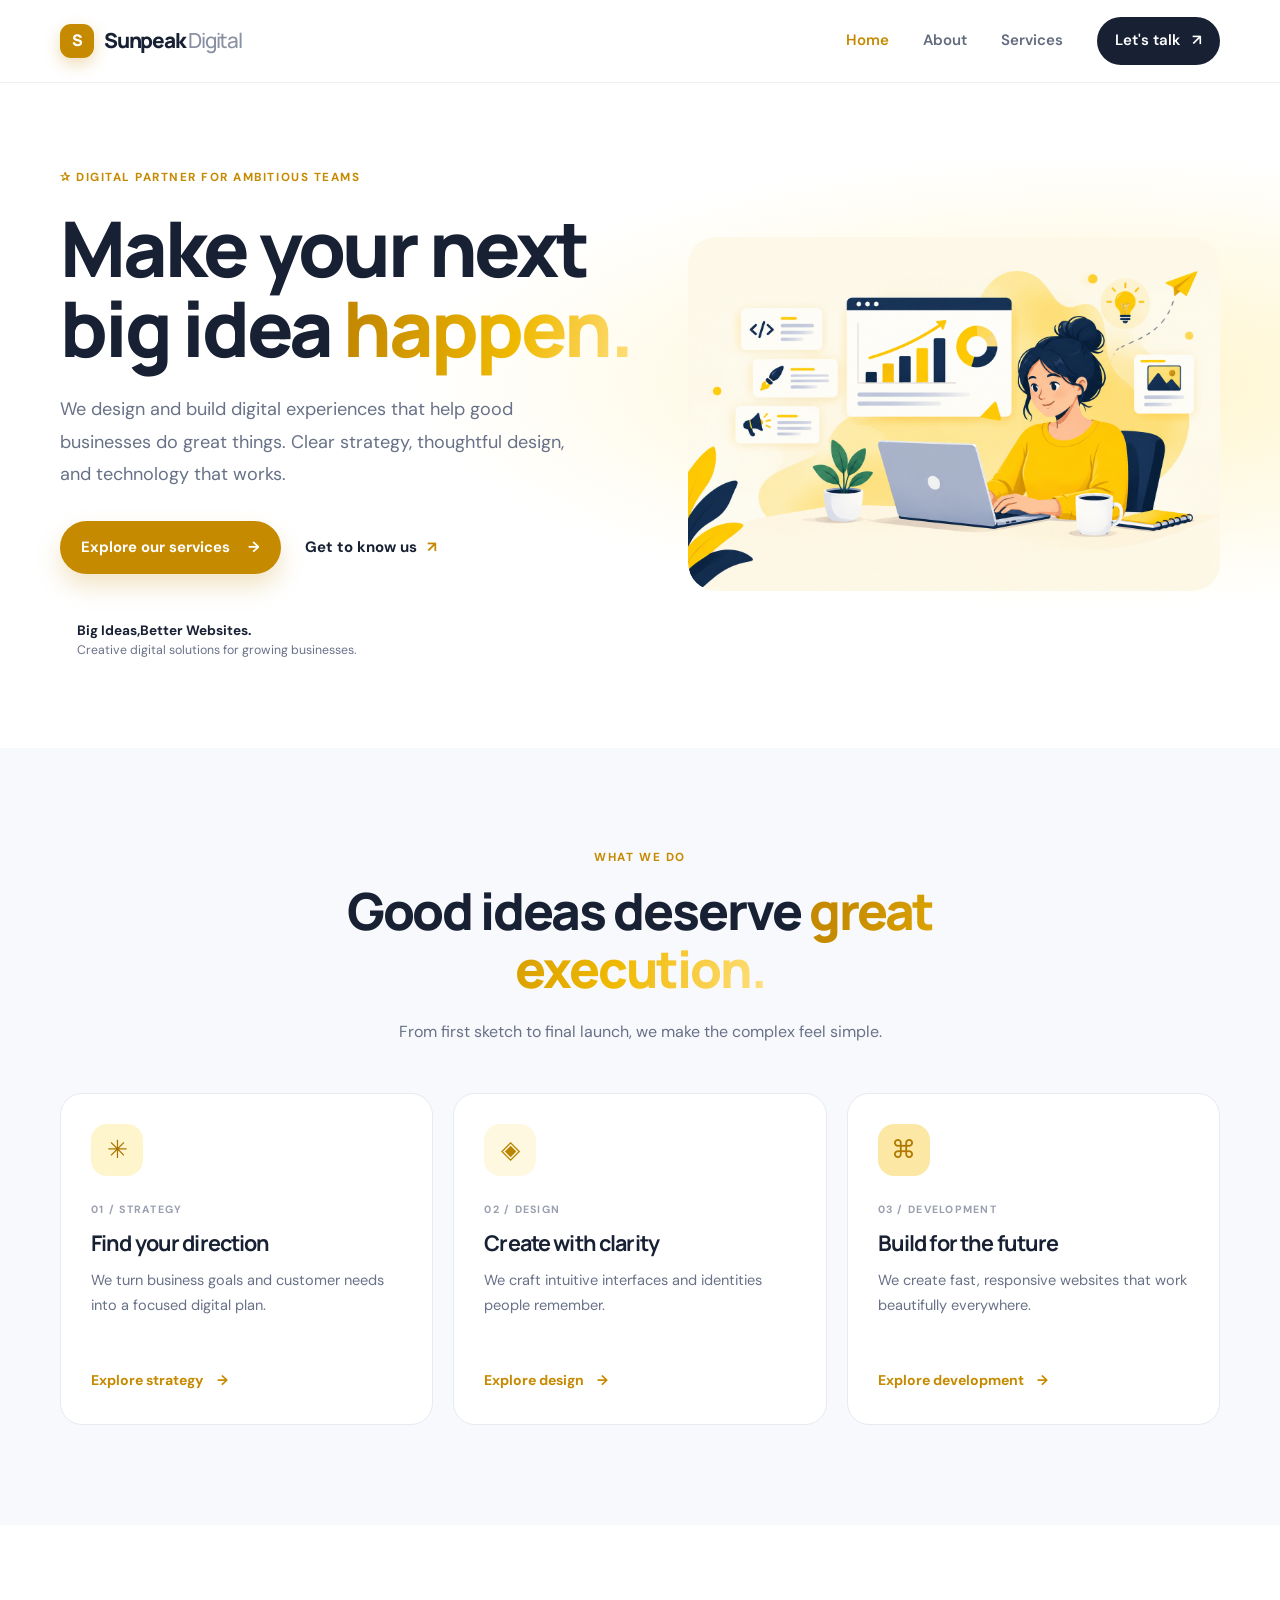
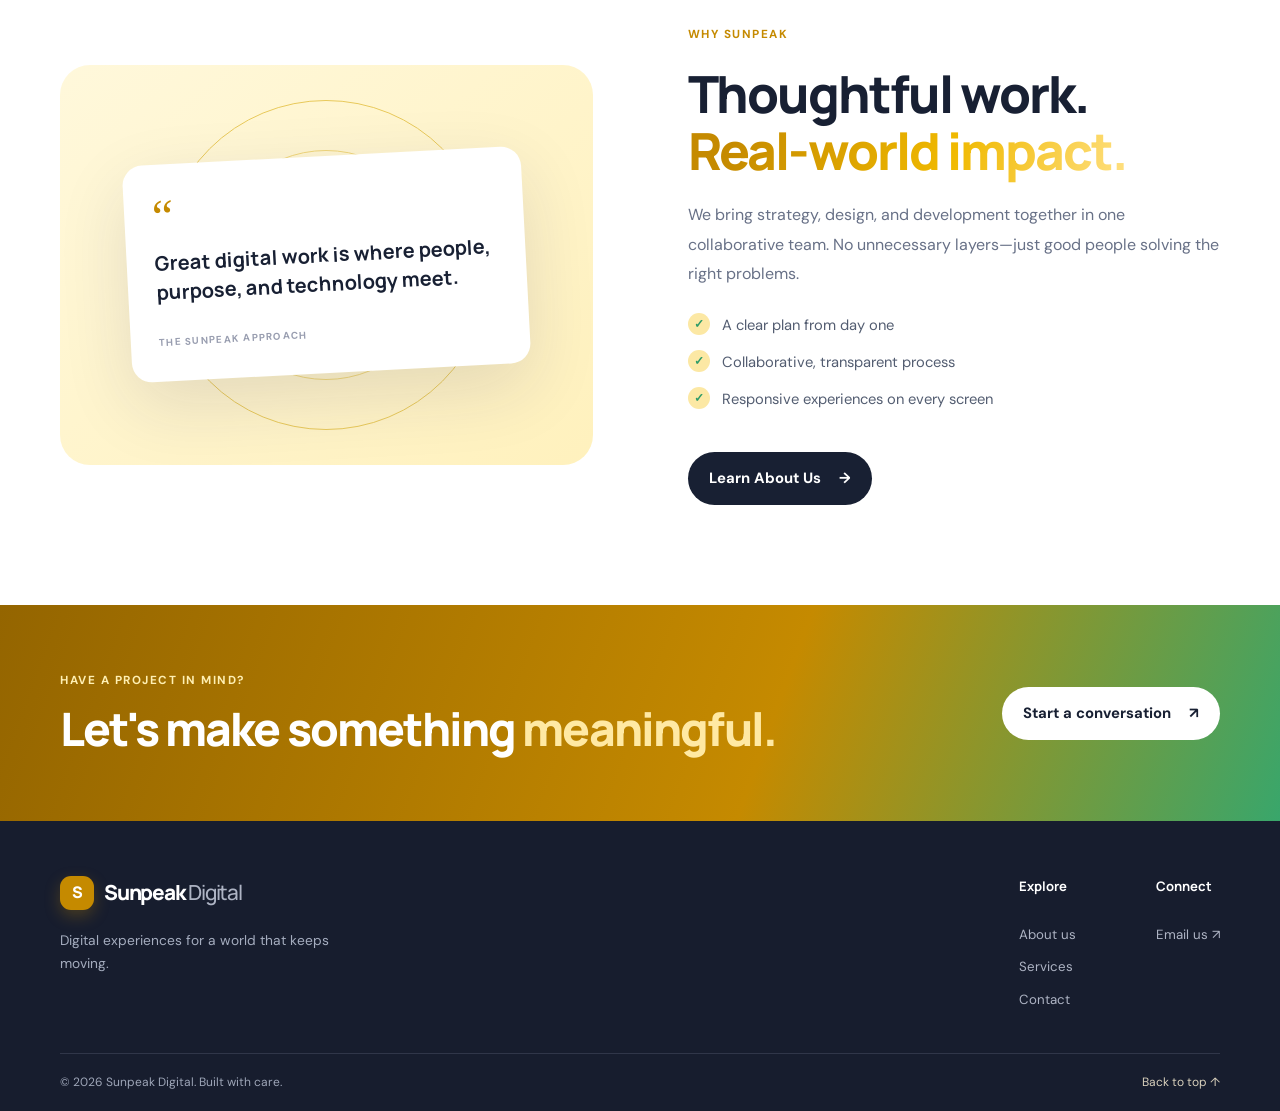
<file: index.html>
<!DOCTYPE html>
<html lang="en">
<head>
  <meta charset="UTF-8">
  <meta name="viewport" content="width=device-width, initial-scale=1.0">
  <meta name="description" content="Sunpeak Digital helps businesses grow with thoughtful web design, development, and digital strategy.">
  <title>Home | Sunpeak Digital</title>
  <link rel="preconnect" href="https://fonts.googleapis.com">
  <link rel="preconnect" href="https://fonts.gstatic.com" crossorigin>
  <link href="https://fonts.googleapis.com/css2?family=DM+Sans:wght@400;500;600;700&family=Manrope:wght@400;500;600;700;800&display=swap" rel="stylesheet">
  <link rel="stylesheet" href="styles.css">
  <script src="script.js" defer></script>
  <link rel="icon" type="image/png" href="favicon.png">
</head>
<body>
  <a class="skip-link" href="#main">Skip to content</a>
  <header class="site-header">
    <div class="container nav-wrap">
      <a class="brand" href="./index.html" aria-label="Sunpeak Digital home"><span class="brand-mark">S</span><span>Sunpeak<span class="brand-light">Digital</span></span></a>
      <button class="menu-toggle" aria-label="Open navigation menu" aria-expanded="false" aria-controls="primary-nav"><span></span><span></span><span></span></button>
      <nav class="primary-nav" id="primary-nav" aria-label="Main navigation">
        <a class="active" aria-current="page" href="./index.html">Home</a><a href="./about.html">About</a><a href="./services.html">Services</a><a class="nav-cta" href="./contact.html">Let's talk <span aria-hidden="true">↗</span></a>
      </nav>
    </div>
  </header>
  <main id="main">
    <section class="hero">
      <div class="container hero-grid">
        <div class="hero-copy">
          <p class="eyebrow">✰ DIGITAL PARTNER FOR AMBITIOUS TEAMS</p>
          <h1>Make your next big idea <span class="gradient-text">happen.</span></h1>
          <p class="hero-text">We design and build digital experiences that help good businesses do great things. Clear strategy, thoughtful design, and technology that works.</p>
          <div class="hero-actions"><a class="button button-primary" href="./services.html">Explore our services <span aria-hidden="true">→</span></a><a class="text-link" href="./about.html">Get to know us <span aria-hidden="true">↗</span></a></div>
          <div class="hero-proof"><div class="avatar-stack" aria-hidden="true"></div><p><strong>Big Ideas,Better Websites.</strong><br><span>Creative digital solutions for growing businesses.</span></p></div>
        </div>
       <div class="hero-art hero-art-image">
          <img src="sunpeak-business-illustration.png" alt="Digital designer working on a laptop with business analytics and creative service illustrations" width="1536" height="1024">
        </div>
      </div>
    </section>
    <section class="section section-soft"><div class="container"><div class="section-heading"><p class="eyebrow">WHAT WE DO</p><h2>Good ideas deserve <span class="gradient-text">great execution.</span></h2><p>From first sketch to final launch, we make
       the complex feel simple.</p></div>
      <div class="service-grid">
        <article class="service-card"><div class="service-icon icon-purple">✳</div><p class="card-number">01 / STRATEGY</p><h3>Find your direction</h3><p>We turn business goals and customer needs into a focused digital plan.</p><a class="card-link"
           href="./services.html">Explore strategy <span>→</span></a></article>
        <article class="service-card"><div class="service-icon icon-blue">◈</div><p class="card-number">02 / DESIGN</p><h3>Create with clarity</h3><p>We craft intuitive interfaces and identities people remember.</p><a class="card-link"
           href="./services.html">Explore design <span>→</span></a></article>
        <article class="service-card"><div class="service-icon icon-green">⌘</div><p class="card-number">03 / DEVELOPMENT</p><h3>Build for the future</h3><p>We create fast, responsive websites that work beautifully everywhere.</p><a class="card-link"
           href="./services.html">Explore development <span>→</span></a></article>
      </div>
    </div></section>
    <section class="section"><div class="container split-section"><div class="split-visual"><div class="visual-circle circle-large"></div><div class="visual-circle circle-small"></div><div class="visual-quote"><span>“</span>
      <p>Great digital work is where people, purpose, and technology meet.</p><small>THE SUNPEAK APPROACH</small></div></div><div class="split-copy"><p class="eyebrow">WHY SUNPEAK</p><h2>Thoughtful work.<br>
        <span class="gradient-text">Real-world impact.</span></h2><p>We bring strategy, design, and development together in one collaborative team. No unnecessary layers—just good people solving the right problems.</p>
        <ul class="check-list"><li><span>✓</span> A clear plan from day one</li><li><span>✓</span> Collaborative, transparent process</li><li><span>✓</span> Responsive experiences on every screen</li></ul><a class="button button-dark"
         href="./about.html">Learn About Us<span>→</span></a></div></div></section>
    <section class="cta-section"><div class="container cta-inner"><div><p class="eyebrow">HAVE A PROJECT IN MIND?</p><h2>Let's make something <span>meaningful.</span></h2></div><a class="button button-light"
       href="./contact.html">Start a conversation <span>↗</span></a></div></section>
  </main>
  <footer class="site-footer"><div class="container footer-main"><div><a class="brand brand-footer" href="./index.html"><span class="brand-mark">S</span><span>Sunpeak<span class="brand-light">Digital</span></span></a>
    <p class="footer-tagline">Digital experiences for a world that keeps moving.</p></div><div class="footer-links"><div><h4>Explore</h4><a href="./about.html">About us</a><a href="./services.html">Services</a><a href="./contact.html">Contact</a>
    </div><div><h4>Connect</h4><a href="karandeepkaur318@gmail.com">Email us ↗</a></div></div></div><div class="container footer-bottom"><span>© <span class="current-year">2026</span> Sunpeak Digital. Built with care.</span>
      <a href="#main">Back to top ↑</a></div></footer>
</body>
</html>
</file>
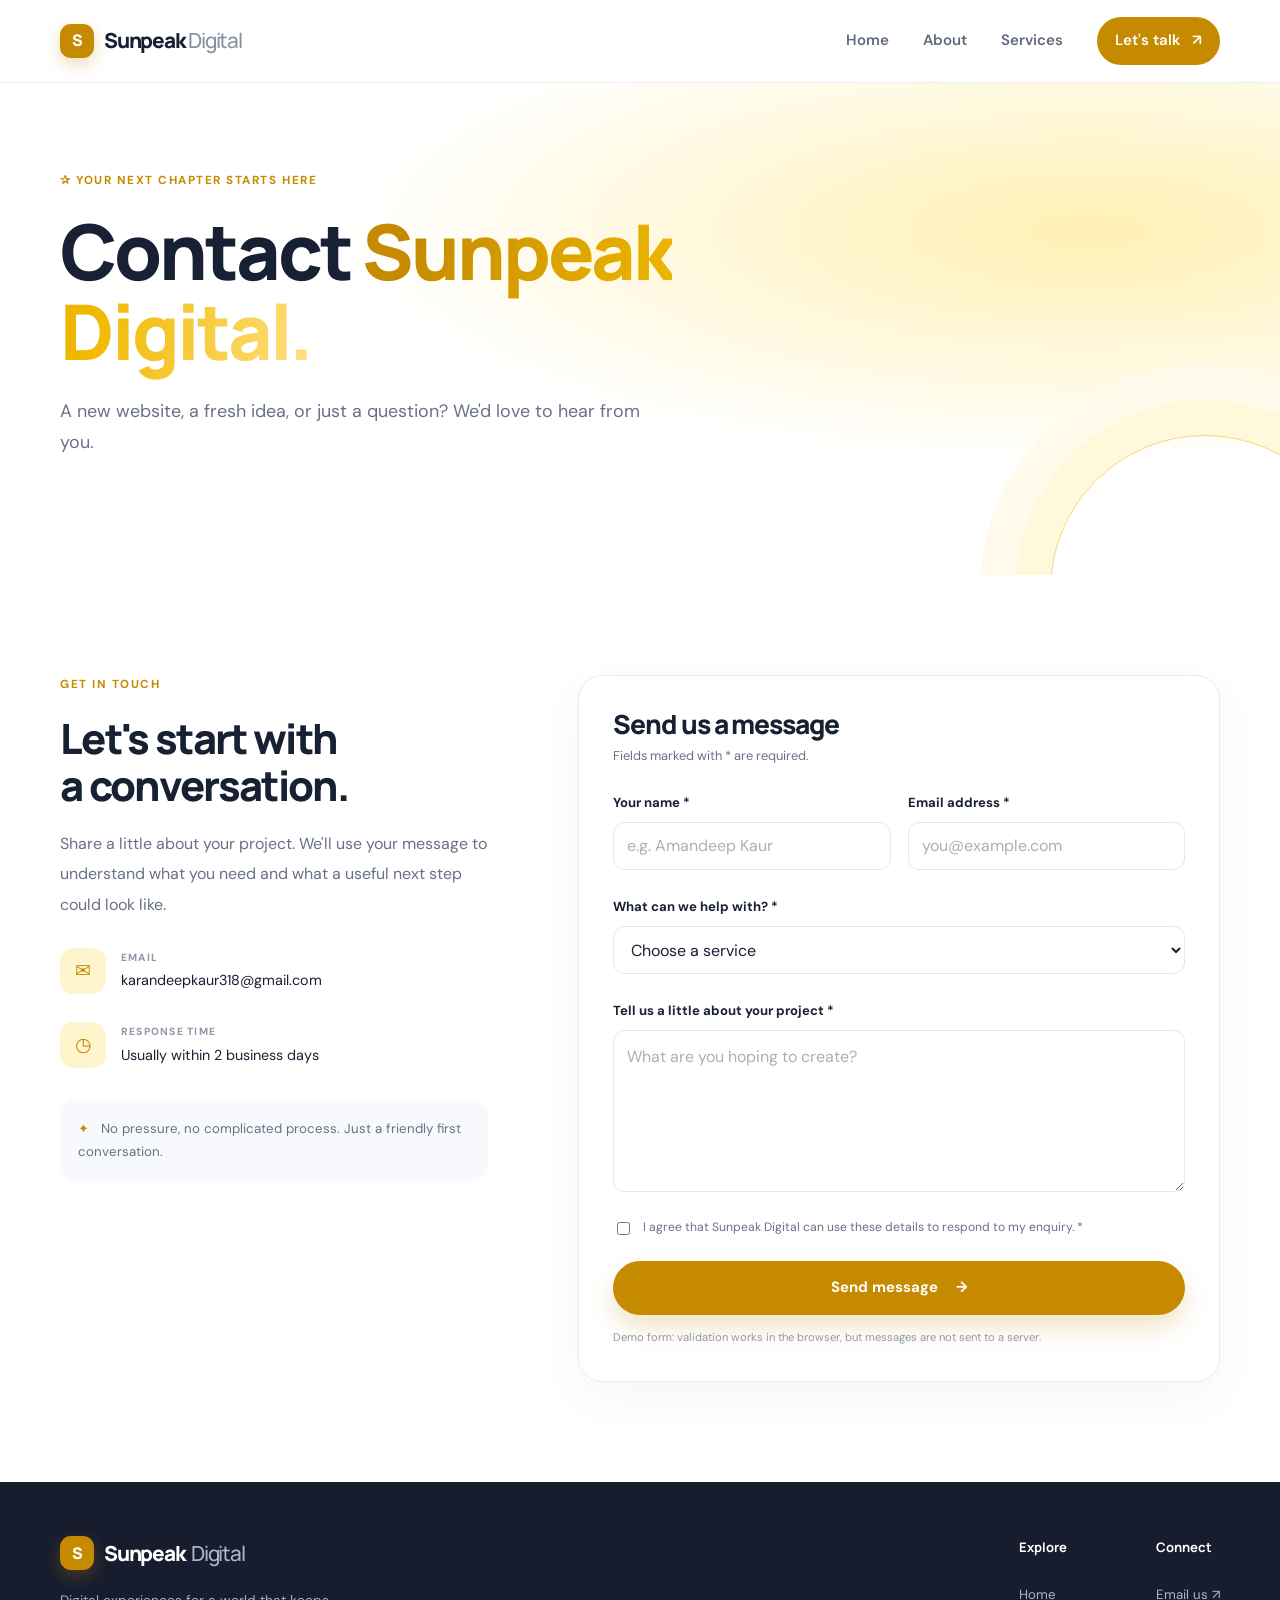
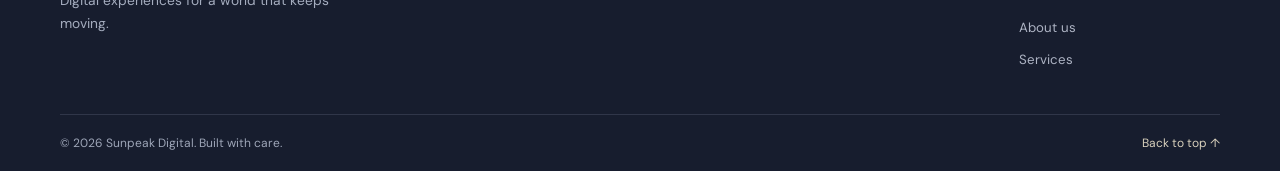
<file: contact.html>
<!DOCTYPE html>
<html lang="en">
<head><meta charset="UTF-8"><meta name="viewport" content="width=device-width, initial-scale=1.0">
    <meta name="description" content="Get in touch with Sunpeak Digital to talk about your next project.">
    <title>Contact | Sunpeak Digital</title><link rel="preconnect" href="https://fonts.googleapis.com">
    <link rel="preconnect" href="https://fonts.gstatic.com" crossorigin><link href="https://fonts.googleapis.com/css2?family=DM+Sans:wght@400;500;600;700&family=Manrope:wght@400;500;600;700;800&display=swap" rel="stylesheet">
    <link rel="stylesheet" href="styles.css"><script src="script.js" defer></script>
    <link rel="icon" type="image/png" href="favicon.png">
</head>
<body>
    <a class="skip-link" href="#main">Skip to content</a><header class="site-header"><div class="container nav-wrap">
        <a class="brand" href="./index.html"><span class="brand-mark">S</span><span>Sunpeak<span class="brand-light">Digital</span></span></a>
        <button class="menu-toggle" aria-label="Open navigation menu" aria-expanded="false" aria-controls="primary-nav"><span></span><span></span><span></span></button>
        <nav class="primary-nav" id="primary-nav" aria-label="Main navigation"><a href="./index.html">Home</a><a href="./about.html">About</a><a href="./services.html">Services</a>
            <a class="nav-cta active" aria-current="page" href="./contact.html">Let's talk <span>↗</span></a></nav></div></header>
<main id="main"><section class="page-hero contact-hero"><div class="container page-hero-inner"><p class="eyebrow">✰ YOUR NEXT CHAPTER STARTS HERE</p>
    <h1>Contact <span class="gradient-text">Sunpeak Digital.</span></h1><p>A new website, a fresh idea, or just a question? We'd love to hear from you.</p></div><div class="page-hero-shape"></div></section>
<section class="section"><div class="container contact-layout"><div class="contact-info"><p class="eyebrow">GET IN TOUCH</p>
    <h2>Let's start with<br>a conversation.</h2><p>Share a little about your project. We'll use your message to understand what you need and what a useful next step could look like.</p>
    <div class="contact-method"><span class="contact-method-icon">✉</span><div><small>EMAIL</small><a href="karandeepkaur318@gmail.com">karandeepkaur318@gmail.com</a></div></div>
    <div class="contact-method"><span class="contact-method-icon">◷</span><div><small>RESPONSE TIME</small><p>Usually within 2 business days</p></div></div>
    <div class="contact-note"><span>✦</span> No pressure, no complicated process. Just a friendly first conversation.</div></div>
<form class="contact-form" id="contact-form" novalidate><div class="form-heading"><h2>Send us a message</h2>
    <p>Fields marked with * are required.</p></div><div class="form-row"><div class="form-field">
        <label for="name">Your name *</label><input id="name" name="name" type="text" placeholder="e.g. Amandeep Kaur" required minlength="2" autocomplete="name">
        <small class="field-error" id="name-error"></small></div><div class="form-field"><label for="email">Email address *</label>
            <input id="email" name="email" type="email" placeholder="you@example.com" required autocomplete="email">
            <small class="field-error" id="email-error"></small></div></div><div class="form-field"><label for="service">What can we help with? *</label>
                <select id="service" name="service" required><option value="">Choose a service</option><option>Website design</option><option>Web development</option><option>Digital strategy</option>
                    <option>Something else</option></select><small class="field-error" id="service-error"></small></div><div class="form-field"><label for="message">Tell us a little about your project *</label>
                        <textarea id="message" name="message" rows="5" placeholder="What are you hoping to create?" required minlength="10"></textarea><small class="field-error" id="message-error"></small></div>
                        <label class="checkbox-field"><input type="checkbox" id="consent" required><span>I agree that Sunpeak Digital can use these details to respond to my enquiry. *</span></label>
                        <small class="field-error" id="consent-error"></small><button class="button button-primary form-submit" type="submit">Send message <span>→</span></button><p class="form-status" id="form-status" role="status" aria-live="polite"></p>
                        <p class="form-disclaimer">Demo form: validation works in the browser, but messages are not sent to a server.</p></form></div></section></main>
<footer class="site-footer"><div class="container footer-main"><div><a class="brand brand-footer" href="./index.html"><span class="brand-mark">S</span><span>Sunpeak
    <span class="brand-light">Digital</span></span></a><p class="footer-tagline">Digital experiences for a world that keeps moving.</p></div><div class="footer-links"><div>
        <h4>Explore</h4><a href="./index.html">Home</a><a href="./about.html">About us</a><a href="./services.html">Services</a></div><div><h4>Connect</h4>
            <a href="karandeepkaur318@gmail.com">Email us ↗</a></div></div></div><div class="container footer-bottom"><span>© <span class="current-year">2026</span> Sunpeak Digital. Built with care.</span>
                <a href="#main">Back to top ↑</a></div></footer></body></html>
</file>
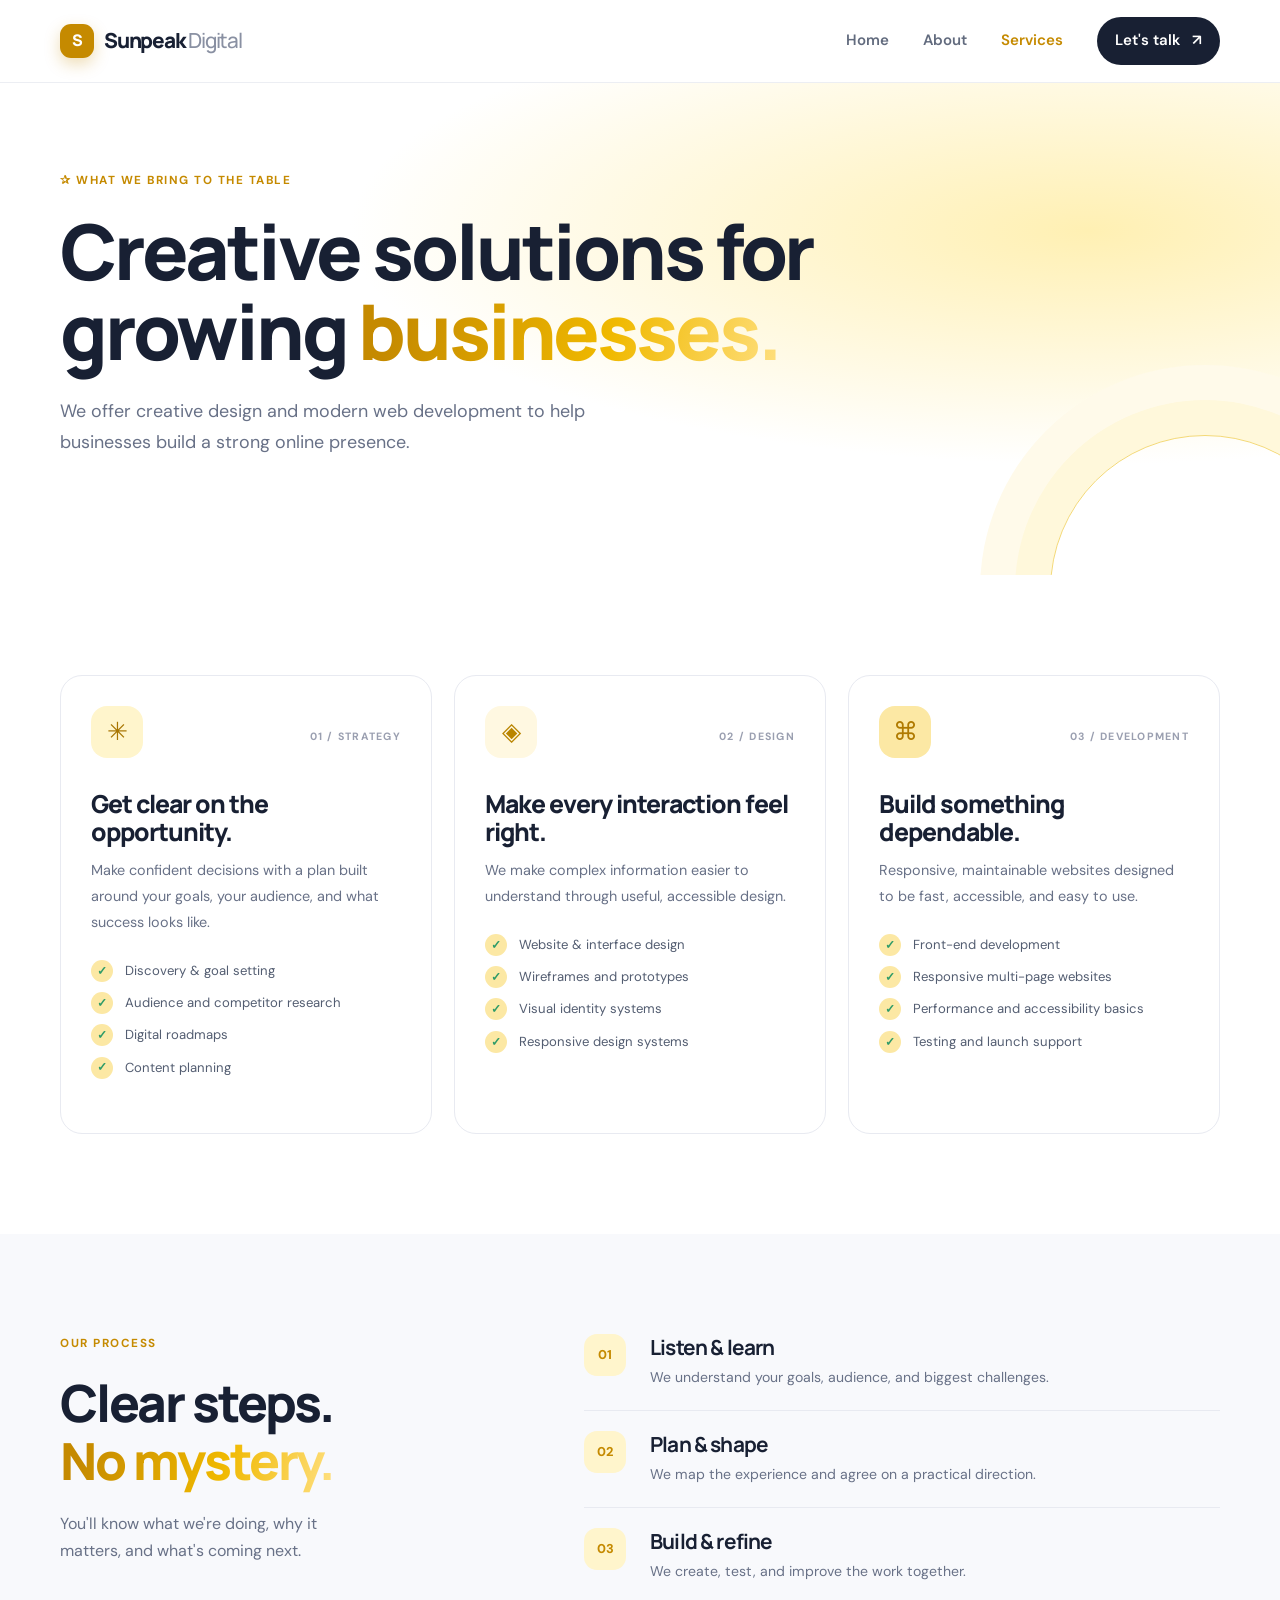
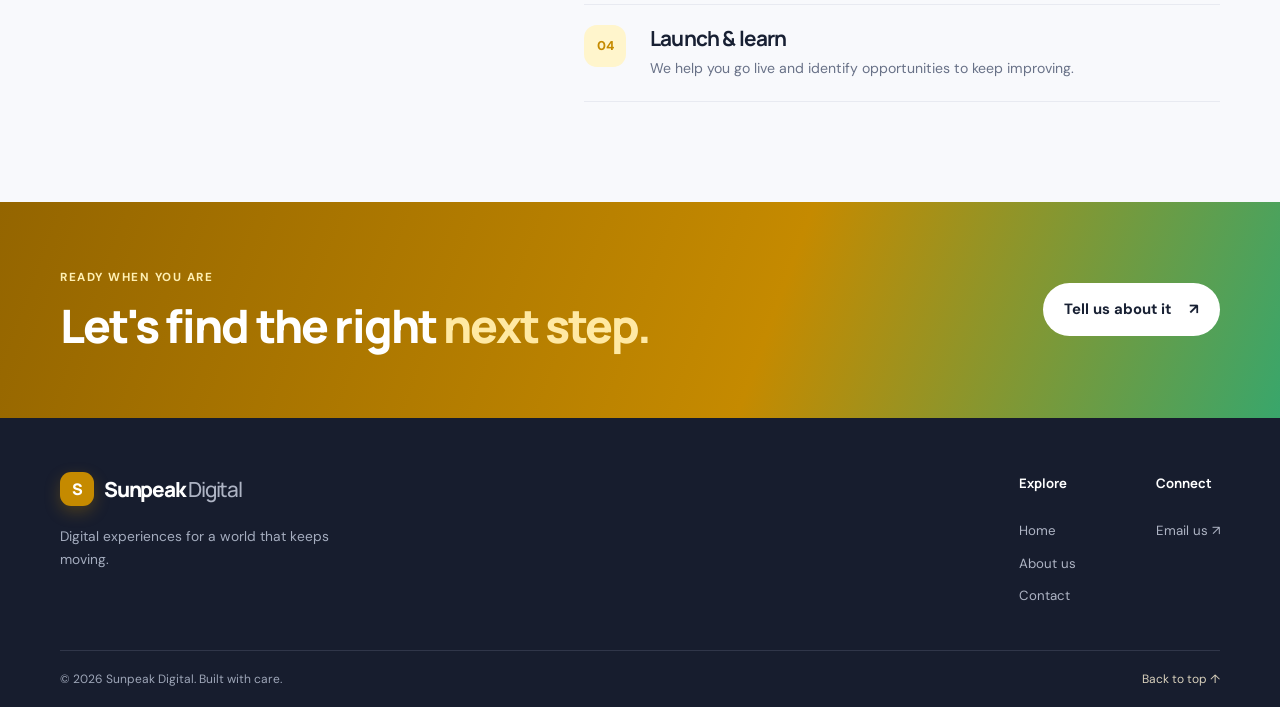
<file: services.html>
<!DOCTYPE html>
<html lang="en">
<head>
    <meta charset="UTF-8"><meta name="viewport" content="width=device-width, initial-scale=1.0"><meta name="description" content="Explore Sunpeak Digital's strategy, design, and development services.">
    <title>Services | Sunpeak Digital</title><link rel="preconnect" href="https://fonts.googleapis.com"><link rel="preconnect" href="https://fonts.gstatic.com" crossorigin>
    <link href="https://fonts.googleapis.com/css2?family=DM+Sans:wght@400;500;600;700&family=Manrope:wght@400;500;600;700;800&display=swap" rel="stylesheet">
    <link rel="stylesheet" href="styles.css"><script src="script.js" defer></script>
    <link rel="icon" type="image/png" href="favicon.png">
</head>
<body><a class="skip-link" href="#main">Skip to content</a><header class="site-header"><div class="container nav-wrap"><a class="brand" href="./index.html">
    <span class="brand-mark">S</span><span>Sunpeak<span class="brand-light">Digital</span></span></a><button class="menu-toggle"
     aria-label="Open navigation menu" aria-expanded="false" aria-controls="primary-nav"><span></span><span></span><span></span></button>
     <nav class="primary-nav" id="primary-nav" aria-label="Main navigation"><a href="./index.html">Home</a><a href="./about.html">About</a>
        <a class="active" aria-current="page" href="./services.html">Services</a><a class="nav-cta" href="./contact.html">Let's talk <span>↗</span></a></nav></div></header>
<main id="main"><section class="page-hero"><div class="container page-hero-inner"><p class="eyebrow">✰ WHAT WE BRING TO THE TABLE</p><h1>Creative solutions for<br>growing
    <span class="gradient-text"> businesses.</span></h1><p>We offer creative design and modern web development to help businesses build a strong online presence.</p></div><div class="page-hero-shape"></div></section>
<section class="section"><div class="container"><div class="service-detail-grid"><article class="service-detail"><div class="detail-top"><span class="service-icon icon-purple">✳</span>
    <span class="card-number">01 / STRATEGY</span></div><h2>Get clear on the opportunity.</h2><p>Make confident decisions with a plan built
         around your goals, your audience, and what success looks like.</p><ul class="check-list"><li><span>✓</span> Discovery &amp; goal setting</li><li><span>✓</span>
             Audience and competitor research</li><li><span>✓</span> Digital roadmaps</li><li><span>✓</span> Content planning</li></ul></article><article class="service-detail"><div class="detail-top">
                <span class="service-icon icon-blue">◈</span><span class="card-number">02 / DESIGN</span></div><h2>Make every interaction feel right.</h2><p>We make complex 
                    information easier to understand through useful, accessible design.</p><ul class="check-list"><li><span>✓</span> Website &amp; interface design</li><li><span>✓</span>
                         Wireframes and prototypes</li><li><span>✓</span> Visual identity systems</li><li><span>✓</span> Responsive design systems</li></ul></article>
                         <article class="service-detail"><div class="detail-top"><span class="service-icon icon-green">⌘</span><span class="card-number">03 / DEVELOPMENT</span></div><h2>Build something dependable.</h2>
                            <p>Responsive, maintainable websites designed to be fast, accessible, and easy to use.</p><ul class="check-list"><li><span>✓</span> Front-end development</li><li><span>✓</span>
                                 Responsive multi-page websites</li><li><span>✓</span> Performance and accessibility basics</li><li><span>✓</span> Testing and launch support</li></ul></article></div></div></section>
<section class="section section-soft"><div class="container process-layout"><div><p class="eyebrow">OUR PROCESS</p><h2>Clear steps.<br><span class="gradient-text">No mystery.</span></h2>
    <p>You'll know what we're doing, why it matters, and what's coming next.</p></div><div class="process-list"><article><span>01</span><div><h3>Listen &amp; learn</h3><p>We understand your goals,
         audience, and biggest challenges.</p></div></article><article><span>02</span><div><h3>Plan &amp; shape</h3><p>We map the experience and agree on a practical direction.</p>
        </div></article><article><span>03</span><div><h3>Build &amp; refine</h3><p>We create, test, and improve the work together.</p></div></article><article><span>04</span><div><h3>Launch &amp; learn</h3>
            <p>We help you go live and identify opportunities to keep improving.</p></div></article></div></div></section>
<section class="cta-section"><div class="container cta-inner"><div><p class="eyebrow">READY WHEN YOU ARE</p><h2>Let's find the right
     <span>next step.</span></h2></div><a class="button button-light" href="./contact.html">Tell us about it <span>↗</span></a></div></section></main>
<footer class="site-footer"><div class="container footer-main"><div><a class="brand brand-footer" href="./index.html">
    <span class="brand-mark">S</span><span>Sunpeak<span class="brand-light">Digital</span></span></a><p class="footer-tagline">Digital experiences for a world that keeps moving.</p>
</div><div class="footer-links"><div><h4>Explore</h4><a href="./index.html">Home</a><a href="./about.html">About us</a><a href="./contact.html">Contact</a></div><div><h4>Connect</h4>
    <a href="karandeepkaur318@gmail.com">Email us ↗</a></div></div></div><div class="container footer-bottom"><span>© <span class="current-year">2026</span> Sunpeak Digital. Built with care.</span>
        <a href="#main">Back to top ↑</a></div></footer></body></html>
</file>
<file: styles.css>
/* Sunpeak Digital — responsive company website assignment */
:root{--ink:#182033;--muted:#687187;--purple:#C58A00;--purple-dark:#946500;--lavender:#FFF5CC;--blue:#FFF8E1;--green:#FCE8A4;--line:#e8eaf1;--soft:#f8f9fc;--white:#fff;--radius:22px;--shadow:0 24px 70px rgba(34,30,80,.12)}
*{box-sizing:border-box}html{scroll-behavior:smooth}body{margin:0;color:var(--ink);font-family:"DM Sans",sans-serif;font-size:16px;line-height:1.7;background:var(--white)}body.menu-open{overflow:hidden}h1,h2,h3,h4,p{margin-top:0}h1,h2,h3,h4,.brand{font-family:"Manrope",sans-serif;letter-spacing:-.04em}h1{font-size:clamp(2.8rem,6vw,5.4rem);line-height:1.05;font-weight:800;margin-bottom:24px}h2{font-size:clamp(2rem,4vw,3.35rem);line-height:1.13;font-weight:800;margin-bottom:20px}h3{font-size:1.3rem;line-height:1.3;margin-bottom:12px}p{color:var(--muted)}a{color:inherit;text-decoration:none}button,input,select,textarea{font:inherit}.container{width:min(1160px,calc(100% - 48px));margin-inline:auto}.skip-link{position:absolute;top:-60px;left:20px;background:var(--ink);color:#fff;padding:10px 16px;z-index:100}.skip-link:focus{top:12px}.site-header{position:sticky;top:0;z-index:50;background:rgba(255,255,255,.92);backdrop-filter:blur(18px);border-bottom:1px solid rgba(232,234,241,.8)}.nav-wrap{height:82px;display:flex;align-items:center;justify-content:space-between}.brand{display:inline-flex;align-items:center;gap:10px;font-weight:800;font-size:1.3rem;letter-spacing:-.06em}.brand-mark{display:grid;place-items:center;width:34px;height:34px;background:var(--purple);color:white;border-radius:11px;font-size:1rem;box-shadow:0 6px 16px #C58A004a}.brand-light{font-weight:500;color:#8990a2;margin-left:4px}.primary-nav{display:flex;align-items:center;gap:34px}.primary-nav>a{font-size:.94rem;color:#626b7e;font-weight:600;transition:color .2s}.primary-nav>a:hover,.primary-nav>a.active{color:var(--purple)}.primary-nav .nav-cta{background:var(--ink);color:white;padding:11px 18px;border-radius:100px}.primary-nav .nav-cta:hover,.primary-nav .nav-cta.active{background:var(--purple);color:#fff}.nav-cta span{margin-left:8px}.menu-toggle{display:none;border:0;background:transparent;padding:8px;cursor:pointer}.menu-toggle span{display:block;width:24px;height:2px;background:var(--ink);margin:5px;border-radius:4px}.hero{padding:85px 0 88px;overflow:hidden;background:radial-gradient(ellipse at 85% 45%,#FFF5CC 0%,#fff 44%)}.hero-grid{display:grid;grid-template-columns:1.04fr .96fr;align-items:center;gap:52px}.eyebrow{font-size:.73rem;letter-spacing:.13em;font-weight:700;color:var(--purple);margin-bottom:20px}.eyebrow-dot{display:inline-block;width:7px;height:7px;border-radius:50%;background:#D99A00;margin-right:8px;vertical-align:middle}.gradient-text{background:linear-gradient(105deg,#C58A00 10%,#F0B900 60%,#FFE082);-webkit-background-clip:text;background-clip:text;color:transparent}.hero-text{font-size:1.13rem;max-width:530px;line-height:1.8;margin-bottom:30px}.hero-actions{display:flex;align-items:center;gap:24px;flex-wrap:wrap}.button{display:inline-flex;align-items:center;justify-content:center;gap:18px;border:0;border-radius:100px;padding:14px 21px;font-weight:700;font-size:.93rem;transition:transform .2s,box-shadow .2s,background .2s;cursor:pointer}.button:hover{transform:translateY(-2px)}.button-primary{background:var(--purple);color:#fff;box-shadow:0 12px 24px #C58A003b}.button-primary:hover{background:var(--purple-dark);box-shadow:0 16px 30px #C58A0050}.button-dark{background:var(--ink);color:#fff;margin-top:16px}.button-light{background:white;color:var(--ink)}.text-link{font-weight:700;font-size:.94rem}.text-link span{color:var(--purple);margin-left:6px}.hero-proof{display:flex;align-items:center;gap:14px;margin-top:46px}.avatar-stack{display:flex;padding-left:3px}.avatar-stack span{display:grid;place-items:center;width:35px;height:35px;border-radius:50%;margin-left:-4px;border:2px solid white;background:#FFF0B3;color:#167744;font-size:.65rem;font-weight:800}.avatar-stack span:nth-child(2){background:#FFE9A3;color:#936600}.avatar-stack span:nth-child(3){background:#FFF3C4;color:#946500}.hero-proof p{font-size:.77rem;line-height:1.55;margin:0}.hero-proof strong{color:var(--ink);font-size:.85rem}.hero-art{position:relative;min-height:470px;display:grid;place-items:center}.art-orbit{position:absolute;border:1px solid #E8C95B;border-radius:50%;transform:rotate(-28deg)}.orbit-one{width:450px;height:310px}.orbit-two{width:370px;height:420px;transform:rotate(38deg);border-color:#F3DE91}.card-main{width:min(370px,80%);background:#fff;border:1px solid #F7E8B3;border-radius:24px;box-shadow:var(--shadow);padding:22px;position:relative;z-index:2;transform:rotate(-3deg)}.mini-window{display:flex;gap:5px;padding-bottom:22px;border-bottom:1px solid #F7E8B3}.mini-window i{width:7px;height:7px;border-radius:50%;background:#F9E8A3}.mini-window i:nth-child(2){background:#FFEAA6}.mini-window i:nth-child(3){background:#FFE18A}.chart-label{font-size:.77rem;color:#81879a;margin-top:21px}.chart-number{font-family:"Manrope";font-weight:800;font-size:2.5rem;letter-spacing:-.06em}.chart-number span{color:#C58A00;font-size:1.1rem;vertical-align:middle}.chart-bars{height:118px;display:flex;align-items:end;gap:11px;padding:10px 4px 0;border-bottom:1px solid #EEE7D2}.chart-bars b{display:block;flex:1;border-radius:6px 6px 0 0;background:linear-gradient(180deg,#F5C842,#C58A00)}.chart-bars b:nth-child(2n){background:linear-gradient(180deg,#FFD86B,#C58A00)}.chart-foot{display:flex;justify-content:space-between;color:#9197a7;font-size:.65rem;padding-top:12px}.floating-note{position:absolute;z-index:3;display:flex;align-items:center;gap:11px;background:white;padding:13px 17px;border:1px solid #F7E8B3;border-radius:15px;box-shadow:0 12px 35px #352a6715}.floating-note strong,.floating-note small{display:block}.floating-note strong{font-size:.75rem}.floating-note small{font-size:.65rem;color:#9298a8}.note-top{top:65px;right:-3px}.note-bottom{bottom:57px;left:-8px}.note-icon{display:grid;place-items:center;width:36px;height:36px;background:var(--lavender);color:var(--purple);border-radius:11px;font-size:1.1rem}.note-green{background:var(--green);color:#A36F00}.art-spark{position:absolute;color:#D99A00;font-size:2rem}.spark-one{top:45px;left:34px}.spark-two{bottom:45px;right:30px;color:#F2CE5B}.trust-strip{border-block:1px solid var(--line);padding:24px 0}.trust-inner>p{text-align:center;font-size:.65rem;letter-spacing:.13em;font-weight:700;margin-bottom:17px}.trust-words{display:flex;justify-content:space-between;align-items:center;gap:20px;color:#9a9fb0;font-family:"Manrope";font-size:1rem;font-weight:800;letter-spacing:-.04em}.trust-words span:nth-child(2){font-weight:500;font-size:1.2rem}.trust-words span:nth-child(3){font-family:Georgia,serif;font-style:italic}.section{padding:100px 0}.section-soft{background:var(--soft)}.section-heading{text-align:center;max-width:650px;margin:0 auto 48px}.section-heading .eyebrow{margin-bottom:14px}.section-heading>p:last-child{max-width:490px;margin:0 auto}.service-grid{display:grid;grid-template-columns:repeat(3,1fr);gap:20px}.service-card{padding:30px;border:1px solid var(--line);background:white;border-radius:var(--radius);transition:transform .2s,box-shadow .2s}.service-card:hover{transform:translateY(-5px);box-shadow:0 18px 42px #1820330b}.service-icon{display:grid;place-items:center;width:52px;height:52px;border-radius:16px;font-size:1.55rem;margin-bottom:25px}.icon-purple{background:var(--lavender);color:#A87500}.icon-blue{background:var(--blue);color:#B98500}.icon-green{background:var(--green);color:#B07A00}.card-number{font-size:.66rem;letter-spacing:.12em;color:#9a9fb0;font-weight:700;margin-bottom:10px}.service-card h3{font-size:1.35rem}.service-card>p:not(.card-number){font-size:.91rem;min-height:78px}.card-link{display:inline-flex;gap:13px;align-items:center;color:var(--purple);font-size:.88rem;font-weight:700;margin-top:8px}.split-section{display:grid;grid-template-columns:1fr 1fr;align-items:center;gap:95px}.split-visual{position:relative;min-height:400px;display:grid;place-items:center;overflow:hidden;border-radius:30px;background:linear-gradient(140deg,#FFF8DB,#FFF1BD)}.visual-circle{position:absolute;border-radius:50%;border:1px solid #E8C95B}.circle-large{width:330px;height:330px}.circle-small{width:230px;height:230px;border-color:#F0D77A}.visual-quote{position:relative;z-index:1;width:75%;background:white;border-radius:20px;padding:28px;box-shadow:var(--shadow);transform:rotate(-3deg)}.visual-quote>span{font-family:Georgia,serif;color:var(--purple);font-size:3rem;line-height:1}.visual-quote p{font-family:"Manrope";font-size:1.25rem;line-height:1.45;font-weight:700;color:var(--ink);margin:8px 0 20px}.visual-quote small{font-size:.62rem;letter-spacing:.13em;font-weight:700;color:#999eb0}.split-copy>p:not(.eyebrow){line-height:1.85}.check-list{list-style:none;margin:24px 0;padding:0;display:grid;gap:12px}.check-list li{display:flex;gap:12px;align-items:flex-start;color:#535d71;font-size:.92rem}.check-list li span{display:grid;place-items:center;flex:0 0 22px;height:22px;border-radius:50%;background:var(--green);color:#2e9b68;font-size:.75rem;font-weight:800}.cta-section{padding:66px 0;background:linear-gradient(110deg,#946500,#C58A00 60%,#39a66b);color:white}.cta-inner{display:flex;justify-content:space-between;align-items:center;gap:30px}.cta-inner .eyebrow{color:#FFF0B3;margin-bottom:12px}.cta-inner h2{font-size:clamp(1.8rem,3.6vw,3rem);margin:0}.cta-inner h2 span{color:#FFE9A3}.site-footer{background:#171d2e;color:white;padding:54px 0 0}.footer-main{display:flex;justify-content:space-between;gap:40px;padding-bottom:42px}.brand-footer{color:white}.brand-footer .brand-light{color:#aeb4c4}.footer-tagline{font-size:.86rem;color:#a5adbf;margin-top:18px;max-width:280px}.footer-links{display:flex;gap:80px}.footer-links h4{font-size:.82rem;letter-spacing:0;margin-bottom:16px}.footer-links>div{display:flex;flex-direction:column;gap:10px}.footer-links a{font-size:.83rem;color:#aeb4c4}.footer-links a:hover,.footer-bottom a:hover{color:white}.footer-bottom{border-top:1px solid #303649;display:flex;justify-content:space-between;gap:20px;padding:18px 0;color:#9ea6b8;font-size:.75rem}.footer-bottom a{color:#D8D0BC}.page-hero{position:relative;overflow:hidden;background:radial-gradient(ellipse at 85% 30%,#FFF0B3 0%,#fff 48%);padding:88px 0 100px}.page-hero-inner{position:relative;z-index:2}.page-hero h1{font-size:clamp(2.8rem,6vw,4.9rem);max-width:850px}.page-hero-inner>p:last-child{font-size:1.12rem;max-width:610px}.page-hero-shape{position:absolute;width:310px;height:310px;border:1px solid #F4D976;border-radius:50%;right:-80px;bottom:-170px;box-shadow:0 0 0 35px #FFF8DB,0 0 0 70px #FFFAEA}.story-grid{display:grid;grid-template-columns:.8fr 1.2fr;gap:90px}.story-grid h2{font-size:2.6rem}.story-copy p{line-height:1.9}.story-copy .lead{font-family:"Manrope";font-size:1.45rem;line-height:1.5;color:var(--ink);font-weight:700}.stats-grid{display:grid;grid-template-columns:repeat(3,1fr);gap:20px;margin-top:35px;padding-top:25px;border-top:1px solid var(--line)}.stats-grid strong{display:block;font-family:"Manrope";font-size:2rem;letter-spacing:-.06em}.stats-grid strong span{color:var(--purple)}.stats-grid small{font-size:.75rem;color:var(--muted)}.values-grid{display:grid;grid-template-columns:repeat(3,1fr);gap:20px}.value-card{background:white;border:1px solid var(--line);border-radius:20px;padding:28px}.value-number{display:inline-block;color:var(--purple);font-size:.75rem;font-weight:800;letter-spacing:.1em;margin-bottom:26px}.value-card p{font-size:.9rem;margin-bottom:0}.team-grid{display:grid;grid-template-columns:repeat(3,1fr);gap:22px}.team-card{padding:24px;border:1px solid var(--line);border-radius:20px}.team-avatar{display:grid;place-items:center;height:160px;border-radius:15px;font-family:"Manrope";font-size:2.5rem;font-weight:800;margin-bottom:22px}.avatar-lilac{background:linear-gradient(140deg,#FFF0B3,#FFF5CC);color:#A87500}.avatar-blue{background:linear-gradient(140deg,#FFF3C4,#FFF8DB);color:#3b79a8}.avatar-green{background:linear-gradient(140deg,#FFF0B3,#FFF9E6);color:#33865e}.team-card h3{margin-bottom:4px}.team-role{color:var(--purple);font-size:.78rem;font-weight:700;margin-bottom:12px}.team-card>p:last-child{font-size:.86rem;margin-bottom:0}.small-note{text-align:center;font-size:.75rem;margin-top:25px}.service-detail-grid{display:grid;grid-template-columns:repeat(3,1fr);gap:22px}.service-detail{padding:30px;border:1px solid var(--line);border-radius:22px}.detail-top{display:flex;justify-content:space-between;align-items:center;gap:10px}.detail-top .service-icon{margin-bottom:20px}.service-detail h2{font-size:1.55rem;margin:12px 0}.service-detail>p{font-size:.9rem;line-height:1.8}.service-detail .check-list{gap:10px;margin-top:24px}.service-detail .check-list li{font-size:.82rem}.process-layout{display:grid;grid-template-columns:.8fr 1.2fr;gap:100px}.process-layout>div:first-child>p:not(.eyebrow){max-width:300px}.process-list{display:grid;gap:0}.process-list article{display:flex;gap:24px;padding:20px 0;border-bottom:1px solid var(--line)}.process-list article:first-child{padding-top:0}.process-list article>span{display:grid;place-items:center;width:42px;height:42px;flex:0 0 42px;border-radius:13px;background:var(--lavender);color:var(--purple);font-size:.8rem;font-weight:800}.process-list h3{margin-bottom:5px}.process-list p{margin:0;font-size:.88rem}.contact-layout{display:grid;grid-template-columns:.8fr 1.2fr;gap:90px;align-items:start}.contact-info h2{font-size:2.6rem}.contact-info>p:not(.eyebrow){line-height:1.9}.contact-method{display:flex;gap:15px;align-items:center;margin-top:28px}.contact-method-icon{display:grid;place-items:center;width:46px;height:46px;background:var(--lavender);color:var(--purple);border-radius:14px;font-size:1.2rem}.contact-method small{display:block;font-size:.65rem;letter-spacing:.12em;color:#9298a8;font-weight:800}.contact-method a,.contact-method p{font-size:.9rem;color:var(--ink);margin:2px 0 0}.contact-note{background:var(--soft);padding:18px;border-radius:15px;margin-top:32px;color:#677187;font-size:.83rem}.contact-note span{color:var(--purple);margin-right:8px}.contact-form{padding:34px;background:#fff;border:1px solid var(--line);border-radius:24px;box-shadow:0 16px 50px #1c22410a}.form-heading h2{font-size:1.65rem;margin-bottom:5px}.form-heading p{font-size:.8rem;margin-bottom:25px}.form-row{display:grid;grid-template-columns:1fr 1fr;gap:17px}.form-field{display:flex;flex-direction:column;gap:8px;margin-bottom:18px}.form-field label{font-size:.82rem;font-weight:700}.form-field input,.form-field select,.form-field textarea{width:100%;border:1px solid #EEE7D2;border-radius:11px;padding:12px 13px;background:#fff;color:var(--ink);outline:none;transition:border .2s,box-shadow .2s}.form-field input,.form-field select{height:48px}.form-field textarea{resize:vertical;min-height:130px}.form-field input::placeholder,.form-field textarea::placeholder{color:#a9afbd}.form-field input:focus,.form-field select:focus,.form-field textarea:focus{border-color:var(--purple);box-shadow:0 0 0 3px #C58A001a}.form-field [aria-invalid="true"]{border-color:#dc5454}.field-error{min-height:0;color:#c03939;font-size:.73rem}.checkbox-field{display:flex;align-items:flex-start;gap:10px;color:#687187;font-size:.76rem;line-height:1.5;margin:4px 0 5px}.checkbox-field input{margin-top:4px;accent-color:var(--purple)}.form-submit{width:100%;margin-top:18px}.form-status{font-size:.8rem;margin:12px 0 0}.status-error{color:#bd3333}.status-success{color:#238553}.form-disclaimer{font-size:.7rem;color:#9298a8;margin:13px 0 0}
@media(max-width:900px){.hero-grid{grid-template-columns:1fr;gap:25px}.hero-copy{max-width:700px}.hero-art{min-height:420px}.hero{padding-top:70px}.split-section,.story-grid,.process-layout,.contact-layout{grid-template-columns:1fr;gap:45px}.split-visual{min-height:350px}.story-grid h2{max-width:400px}.service-detail-grid{grid-template-columns:1fr 1fr}.service-detail:last-child{grid-column:1/-1}.contact-info{max-width:600px}.team-avatar{height:125px}.footer-links{gap:45px}}
@media(max-width:640px){.container{width:min(100% - 36px,1160px)}.nav-wrap{height:70px}.menu-toggle{display:block;position:relative;z-index:60}.primary-nav{display:none;position:fixed;inset:70px 0 auto;background:white;border-bottom:1px solid var(--line);padding:20px 24px 28px;box-shadow:0 20px 30px #18203312;flex-direction:column;align-items:stretch;gap:0}.primary-nav.nav-open{display:flex}.primary-nav>a{padding:14px 4px;border-bottom:1px solid #F4F0E5}.primary-nav .nav-cta{margin-top:15px;text-align:center;border:0;padding:13px}.hero{padding:58px 0 65px}.hero-grid{gap:5px}h1{font-size:clamp(2.55rem,13vw,4rem)}.hero-text{font-size:1rem}.hero-actions{align-items:flex-start;gap:18px;flex-direction:column}.hero-proof{margin-top:32px}.hero-art{min-height:360px;margin-top:8px}.orbit-one{width:320px;height:240px}.orbit-two{width:270px;height:330px}.card-main{width:min(310px,83%);padding:18px}.chart-number{font-size:2rem}.chart-bars{height:90px;gap:8px}.floating-note{padding:10px 12px}.floating-note strong{font-size:.68rem}.floating-note small{font-size:.59rem}.note-top{top:28px;right:-2px}.note-bottom{bottom:27px;left:-2px}.trust-words{justify-content:center;flex-wrap:wrap;gap:13px 24px;font-size:.83rem}.trust-words span:nth-child(2){font-size:1rem}.section{padding:70px 0}.section-heading{margin-bottom:32px}.service-grid,.values-grid,.team-grid,.service-detail-grid{grid-template-columns:1fr}.service-detail:last-child{grid-column:auto}.service-card>p:not(.card-number){min-height:0}.split-section{gap:32px}.split-visual{min-height:300px}.visual-quote{padding:22px}.visual-quote p{font-size:1.1rem}.cta-section{padding:45px 0}.cta-inner{align-items:flex-start;flex-direction:column}.footer-main{flex-direction:column;gap:30px}.footer-links{gap:60px}.footer-bottom{flex-direction:column;gap:8px}.page-hero{padding:62px 0 74px}.page-hero h1{font-size:clamp(2.5rem,12vw,3.7rem)}.page-hero-inner>p:last-child{font-size:1rem}.page-hero-shape{width:200px;height:200px;right:-100px;bottom:-125px}.story-grid{gap:25px}.story-grid h2,.contact-info h2{font-size:2.2rem}.stats-grid{gap:10px}.stats-grid strong{font-size:1.7rem}.stats-grid small{font-size:.67rem}.team-avatar{height:150px}.process-layout{gap:30px}.contact-layout{gap:35px}.contact-form{padding:23px 18px}.form-row{grid-template-columns:1fr;gap:0}.form-heading h2{font-size:1.45rem}}
@media(prefers-reduced-motion:reduce){html{scroll-behavior:auto}*,*::before,*::after{animation-duration:.01ms!important;animation-iteration-count:1!important;transition-duration:.01ms!important}}

/* Custom Sunpeak hero illustration */
.hero-art-image{min-height:0;display:block;position:relative;border-radius:28px;overflow:hidden;background:#fff9e8;}
.hero-art-image img{display:block;width:100%;height:auto;object-fit:contain;border-radius:28px;}
@media(max-width:900px){.hero-art-image{max-width:760px;margin-inline:auto;width:100%;}}
</file>
